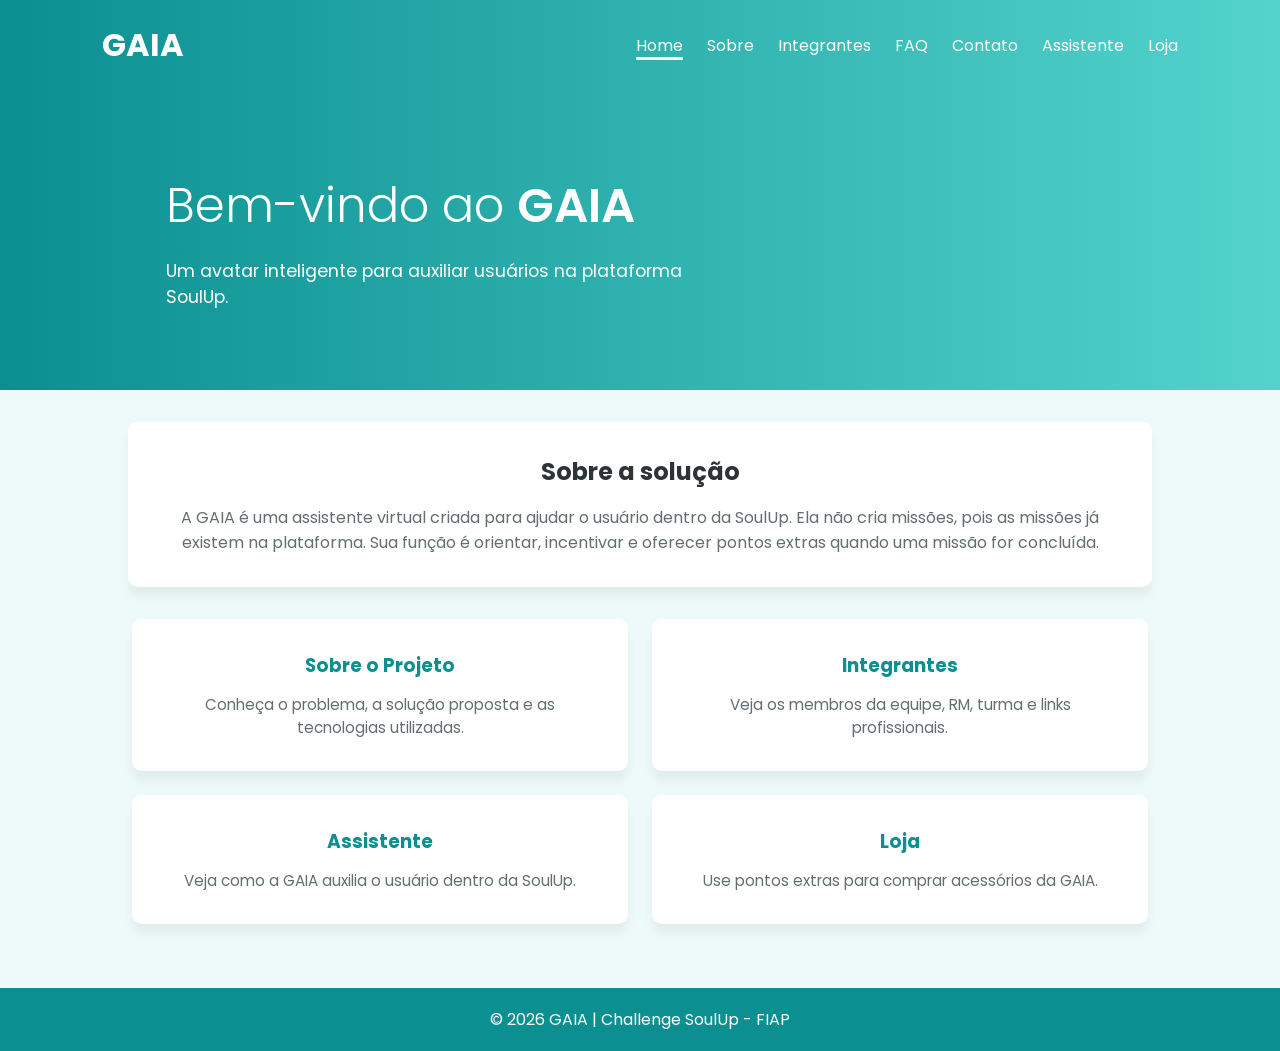
<file: index.html>
<!DOCTYPE html>
<html lang="pt-BR">
<head>
    <meta charset="UTF-8">
    <meta name="viewport" content="width=device-width, initial-scale=1.0">

    <link rel="preconnect" href="https://fonts.googleapis.com">
    <link rel="preconnect" href="https://fonts.gstatic.com" crossorigin>
    <link href="https://fonts.googleapis.com/css2?family=Poppins:wght@300;400;500;600;700&display=swap" rel="stylesheet">

    <link rel="stylesheet" href="css/index.css">

    <title>GAIA | Home</title>
</head>
<body>

    <nav>
        <a class="logo" href="index.html">
            GAIA
        </a>

        <ul class="nav-links">
            <li><a class="nav-link nav-active" href="index.html">Home</a></li>
            <li><a class="nav-link" href="pages/sobre.html">Sobre</a></li>
            <li><a class="nav-link" href="pages/integrantes.html">Integrantes</a></li>
            <li><a class="nav-link" href="pages/faq.html">FAQ</a></li>
            <li><a class="nav-link" href="pages/contato.html">Contato</a></li>
            <li><a class="nav-link" href="pages/assistente.html">Assistente</a></li>
            <li><a class="nav-link" href="pages/loja.html">Loja</a></li>
        </ul>
    </nav>

    <header class="header-container">
        <h1>Bem-vindo ao <span>GAIA</span></h1>
        <p>Um avatar inteligente para auxiliar usuários na plataforma SoulUp.</p>
    </header>

    <main>
        <section class="intro-section">
            <h2>Sobre a solução</h2>

            <p>
                A GAIA é uma assistente virtual criada para ajudar o usuário dentro da SoulUp.
                Ela não cria missões, pois as missões já existem na plataforma. Sua função é orientar,
                incentivar e oferecer pontos extras quando uma missão for concluída.
            </p>
        </section>

        <section class="cards-section">
            <article class="feature-card">
                <a href="pages/sobre.html">
                    <h3>Sobre o Projeto</h3>
                    <p>Conheça o problema, a solução proposta e as tecnologias utilizadas.</p>
                </a>
            </article>

            <article class="feature-card">
                <a href="pages/integrantes.html">
                    <h3>Integrantes</h3>
                    <p>Veja os membros da equipe, RM, turma e links profissionais.</p>
                </a>
            </article>

            <article class="feature-card">
                <a href="pages/assistente.html">
                    <h3>Assistente</h3>
                    <p>Veja como a GAIA auxilia o usuário dentro da SoulUp.</p>
                </a>
            </article>

            <article class="feature-card">
                <a href="pages/loja.html">
                    <h3>Loja</h3>
                    <p>Use pontos extras para comprar acessórios da GAIA.</p>
                </a>
            </article>
        </section>
    </main>

    <footer>
        <p>© 2026 GAIA | Challenge SoulUp - FIAP</p>
    </footer>

</body>
</html>
</file>
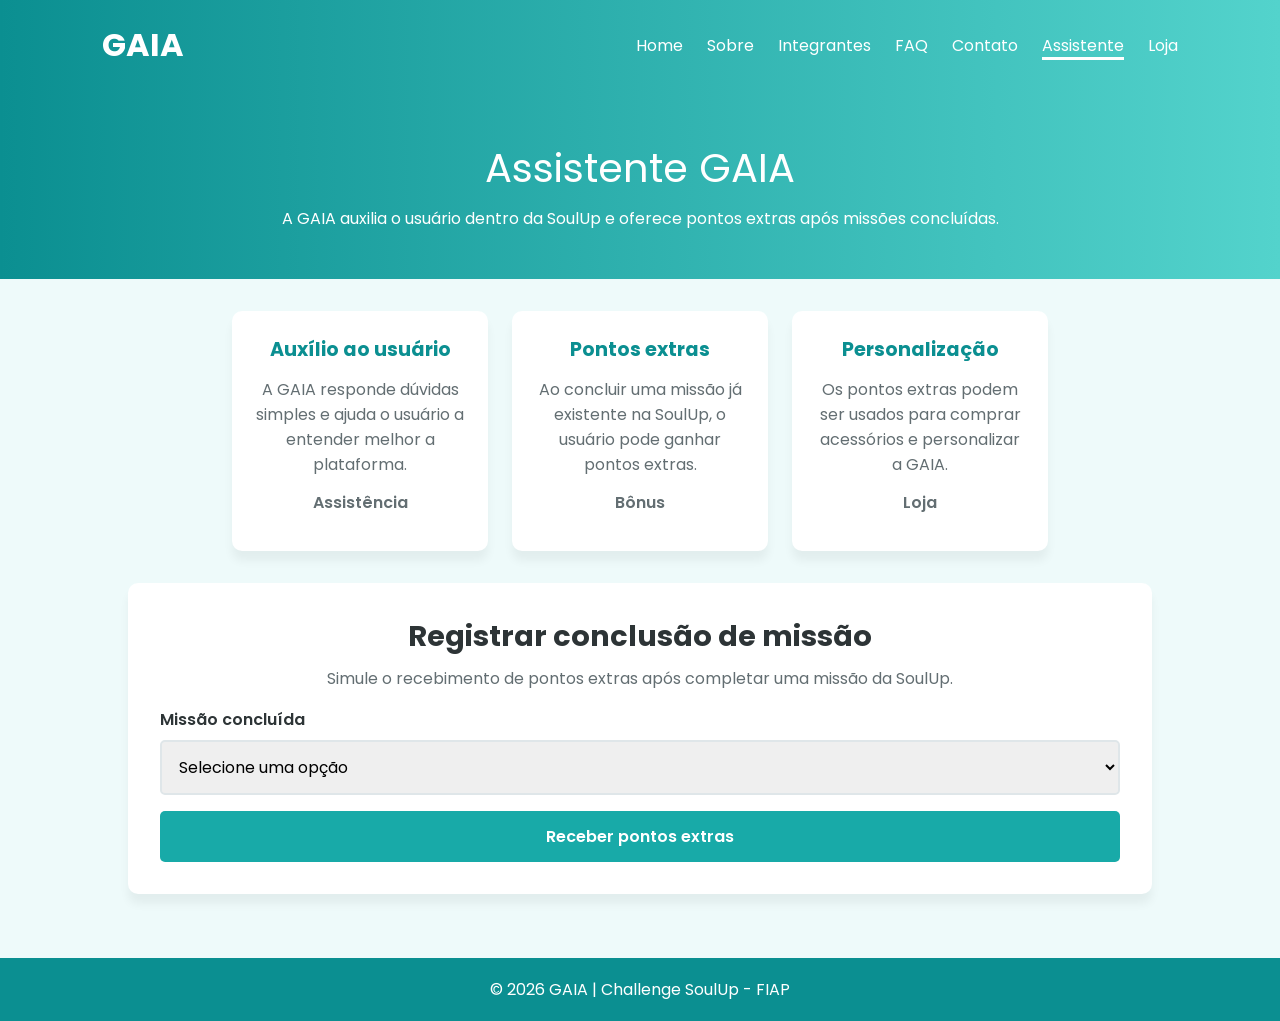
<file: pages/assistente.html>
<!DOCTYPE html>
<html lang="pt-BR">
<head>
    <meta charset="UTF-8">
    <meta name="viewport" content="width=device-width, initial-scale=1.0">

    <link rel="preconnect" href="https://fonts.googleapis.com">
    <link rel="preconnect" href="https://fonts.gstatic.com" crossorigin>
    <link href="https://fonts.googleapis.com/css2?family=Poppins:wght@300;400;500;600;700&display=swap" rel="stylesheet">

    <link rel="stylesheet" href="../css/assistente.css">

    <title>GAIA | Assistente</title>
</head>
<body>

    <nav>
        <a class="logo" href="../index.html">
            GAIA
        </a>

        <ul class="nav-links">
            <li><a class="nav-link" href="../index.html">Home</a></li>
            <li><a class="nav-link" href="sobre.html">Sobre</a></li>
            <li><a class="nav-link" href="integrantes.html">Integrantes</a></li>
            <li><a class="nav-link" href="faq.html">FAQ</a></li>
            <li><a class="nav-link" href="contato.html">Contato</a></li>
            <li><a class="nav-link nav-active" href="assistente.html">Assistente</a></li>
            <li><a class="nav-link" href="loja.html">Loja</a></li>
        </ul>
    </nav>

    <header class="page-header">
        <h1>Assistente GAIA</h1>
        <p>A GAIA auxilia o usuário dentro da SoulUp e oferece pontos extras após missões concluídas.</p>
    </header>

    <main>
        <section class="mission-section">
            <article class="mission-card">
                <h2>Auxílio ao usuário</h2>
                <p>A GAIA responde dúvidas simples e ajuda o usuário a entender melhor a plataforma.</p>
                <p class="mission-points">Assistência</p>
            </article>

            <article class="mission-card">
                <h2>Pontos extras</h2>
                <p>Ao concluir uma missão já existente na SoulUp, o usuário pode ganhar pontos extras.</p>
                <p class="mission-points">Bônus</p>
            </article>

            <article class="mission-card">
                <h2>Personalização</h2>
                <p>Os pontos extras podem ser usados para comprar acessórios e personalizar a GAIA.</p>
                <p class="mission-points">Loja</p>
            </article>
        </section>

        <section class="tool-container">
            <div class="tool-container-title">
                <h2>Registrar conclusão de missão</h2>
                <p>Simule o recebimento de pontos extras após completar uma missão da SoulUp.</p>
            </div>

            <form class="mission-form" onsubmit="calculateMission(event)">
                <div class="form-group">
                    <label class="form-label">Missão concluída</label>

                    <select class="form-input" id="mission">
                        <option value="">Selecione uma opção</option>
                        <option value="30">Missão simples concluída</option>
                        <option value="50">Missão média concluída</option>
                        <option value="80">Missão especial concluída</option>
                    </select>
                </div>

                <button class="action-btn" type="submit">Receber pontos extras</button>
            </form>

            <div class="result-box" id="mission-result">
                <p id="mission-message">Os pontos extras aparecerão aqui.</p>
                <h3 id="mission-points">0 pontos extras</h3>
            </div>
        </section>
    </main>

    <footer>
        <p>© 2026 GAIA | Challenge SoulUp - FIAP</p>
    </footer>

    <script src="../js/script.js"></script> 
</body>
</html>
</file>
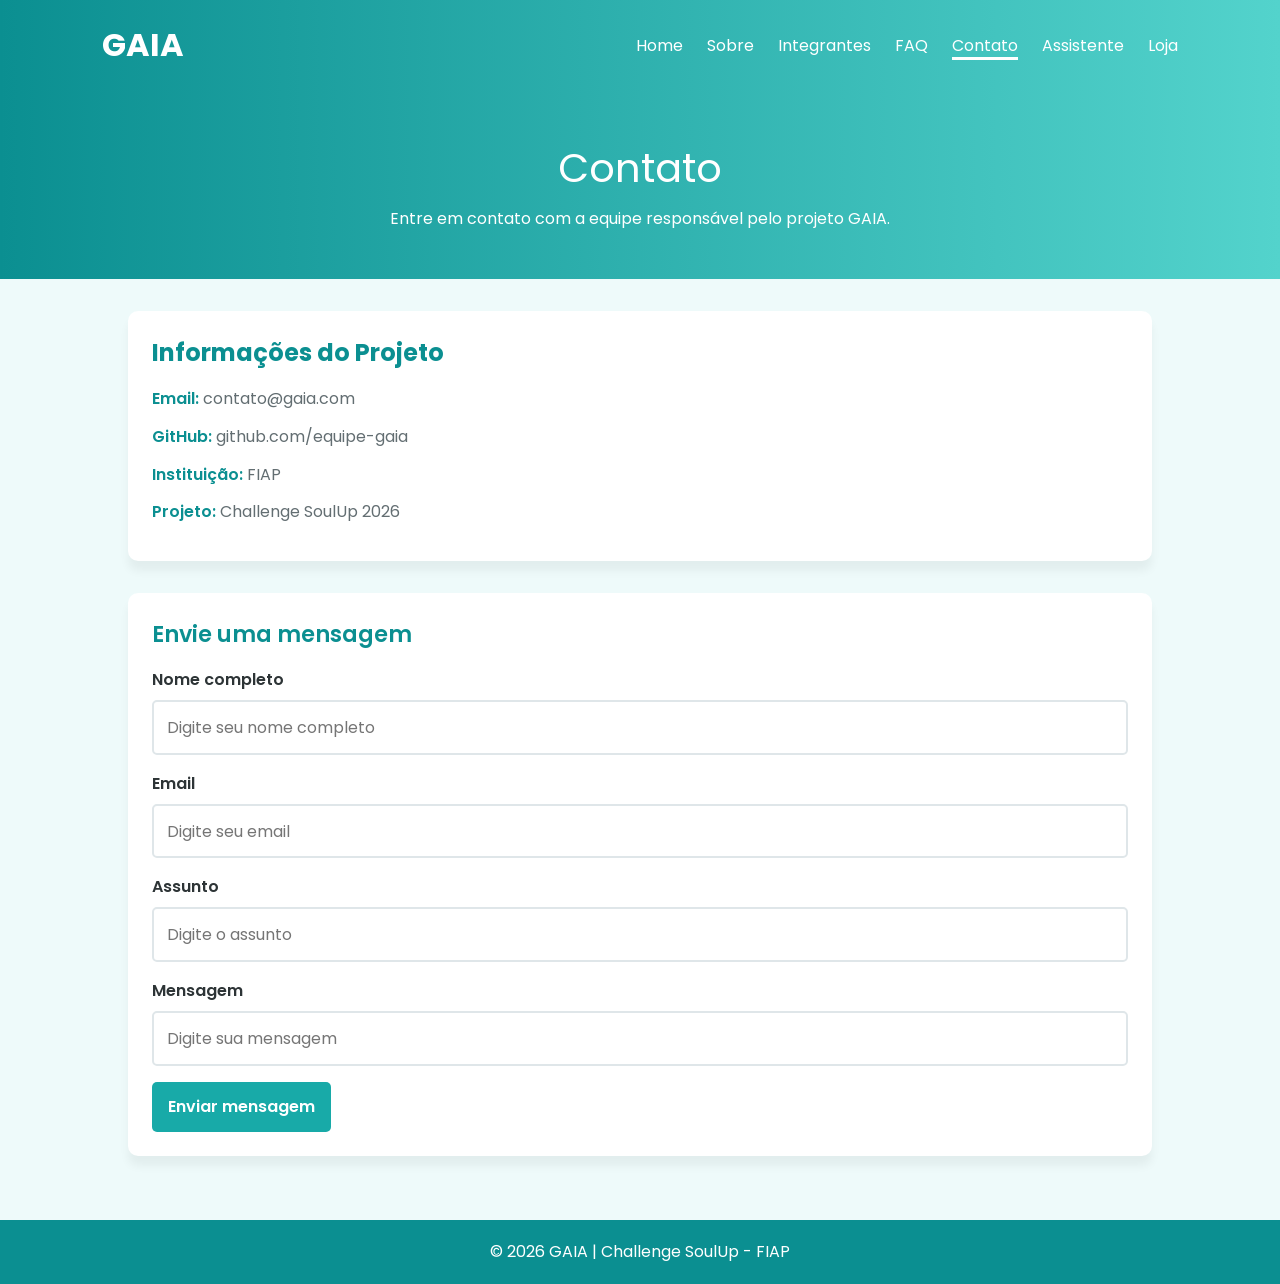
<file: pages/contato.html>
<!DOCTYPE html>
<html lang="pt-BR">
<head>
    <meta charset="UTF-8">
    <meta name="viewport" content="width=device-width, initial-scale=1.0">

    <link rel="preconnect" href="https://fonts.googleapis.com">
    <link rel="preconnect" href="https://fonts.gstatic.com" crossorigin>
    <link href="https://fonts.googleapis.com/css2?family=Poppins:wght@300;400;500;600;700&display=swap" rel="stylesheet">

    <link rel="stylesheet" href="../css/contato.css">

    <title>GAIA | Contato</title>
</head>
<body>

    <nav>
        <a class="logo" href="../index.html">
            GAIA
        </a>

        <ul class="nav-links">
            <li><a class="nav-link" href="../index.html">Home</a></li>
            <li><a class="nav-link" href="sobre.html">Sobre</a></li>
            <li><a class="nav-link" href="integrantes.html">Integrantes</a></li>
            <li><a class="nav-link" href="faq.html">FAQ</a></li>
            <li><a class="nav-link nav-active" href="contato.html">Contato</a></li>
            <li><a class="nav-link" href="assistente.html">Assistente</a></li>
            <li><a class="nav-link" href="loja.html">Loja</a></li>
        </ul>
    </nav>

    <header class="page-header">
        <h1>Contato</h1>
        <p>Entre em contato com a equipe responsável pelo projeto GAIA.</p>
    </header>

    <main>
        <section class="contact-section">
            <article class="contact-info">
                <h2>Informações do Projeto</h2>

                <p><span class="info-label">Email:</span> contato@gaia.com</p>
                <p><span class="info-label">GitHub:</span> github.com/equipe-gaia</p>
                <p><span class="info-label">Instituição:</span> FIAP</p>
                <p><span class="info-label">Projeto:</span> Challenge SoulUp 2026</p>
            </article>

            <form class="contact-form">
                <h3 class="form-title">Envie uma mensagem</h3>

                <div class="form-group">
                    <label class="form-label">Nome completo</label>
                    <input class="form-input" type="text" placeholder="Digite seu nome completo" required>
                </div>

                <div class="form-group">
                    <label class="form-label">Email</label>
                    <input class="form-input" type="email" placeholder="Digite seu email" required>
                </div>

                <div class="form-group">
                    <label class="form-label">Assunto</label>
                    <input class="form-input" type="text" placeholder="Digite o assunto" required>
                </div>

                <div class="form-group">
                    <label class="form-label">Mensagem</label>
                    <input class="form-input" type="text" placeholder="Digite sua mensagem" required>
                </div>

                <button class="action-btn" type="submit">Enviar mensagem</button>
            </form>
        </section>
    </main>

    <footer>
        <p>© 2026 GAIA | Challenge SoulUp - FIAP</p>
    </footer>

</body>
</html>
</file>
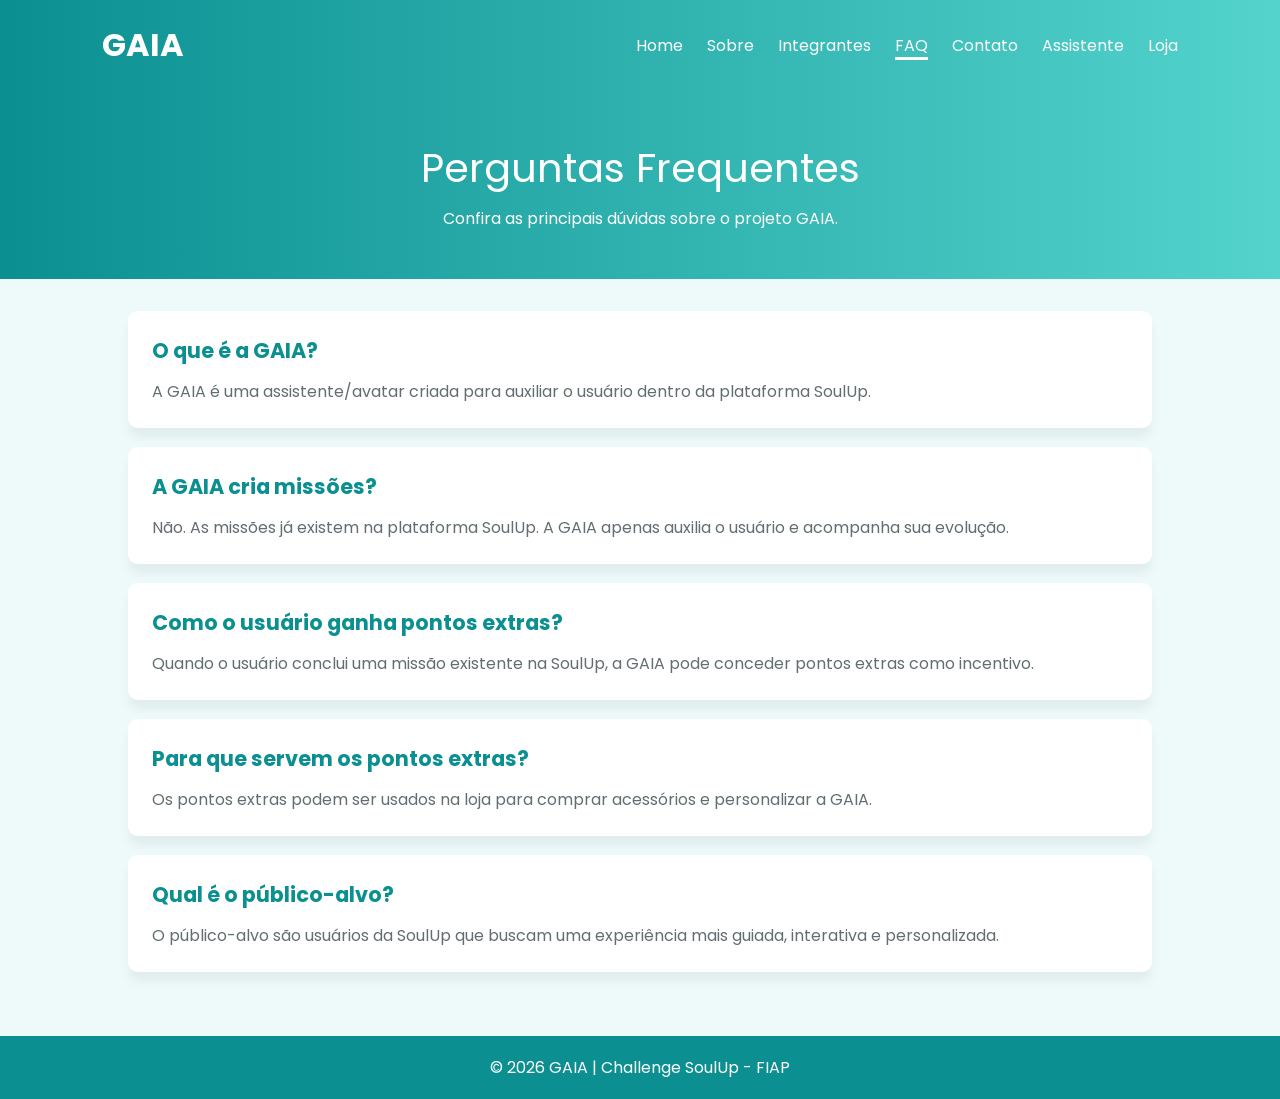
<file: pages/faq.html>
<!DOCTYPE html>
<html lang="pt-BR">
<head>
    <meta charset="UTF-8">
    <meta name="viewport" content="width=device-width, initial-scale=1.0">

    <link rel="preconnect" href="https://fonts.googleapis.com">
    <link rel="preconnect" href="https://fonts.gstatic.com" crossorigin>
    <link href="https://fonts.googleapis.com/css2?family=Poppins:wght@300;400;500;600;700&display=swap" rel="stylesheet">

    <link rel="stylesheet" href="../css/faq.css">

    <title>GAIA | FAQ</title>
</head>
<body>

    <nav>
        <a class="logo" href="../index.html">
            GAIA
        </a>

        <ul class="nav-links">
            <li><a class="nav-link" href="../index.html">Home</a></li>
            <li><a class="nav-link" href="sobre.html">Sobre</a></li>
            <li><a class="nav-link" href="integrantes.html">Integrantes</a></li>
            <li><a class="nav-link nav-active" href="faq.html">FAQ</a></li>
            <li><a class="nav-link" href="contato.html">Contato</a></li>
            <li><a class="nav-link" href="assistente.html">Assistente</a></li>
            <li><a class="nav-link" href="loja.html">Loja</a></li>
        </ul>
    </nav>

    <header class="page-header">
        <h1>Perguntas Frequentes</h1>
        <p>Confira as principais dúvidas sobre o projeto GAIA.</p>
    </header>

    <main>
        <section class="faq-section">
            <article class="faq-item">
                <h2>O que é a GAIA?</h2>

                <p>
                    A GAIA é uma assistente/avatar criada para auxiliar o usuário dentro
                    da plataforma SoulUp.
                </p>
            </article>

            <article class="faq-item">
                <h2>A GAIA cria missões?</h2>

                <p>
                    Não. As missões já existem na plataforma SoulUp. A GAIA apenas auxilia
                    o usuário e acompanha sua evolução.
                </p>
            </article>

            <article class="faq-item">
                <h2>Como o usuário ganha pontos extras?</h2>

                <p>
                    Quando o usuário conclui uma missão existente na SoulUp, a GAIA pode
                    conceder pontos extras como incentivo.
                </p>
            </article>

            <article class="faq-item">
                <h2>Para que servem os pontos extras?</h2>

                <p>
                    Os pontos extras podem ser usados na loja para comprar acessórios e
                    personalizar a GAIA.
                </p>
            </article>

            <article class="faq-item">
                <h2>Qual é o público-alvo?</h2>

                <p>
                    O público-alvo são usuários da SoulUp que buscam uma experiência mais
                    guiada, interativa e personalizada.
                </p>
            </article>
        </section>
    </main>

    <footer>
        <p>© 2026 GAIA | Challenge SoulUp - FIAP</p>
    </footer>

</body>
</html>
</file>
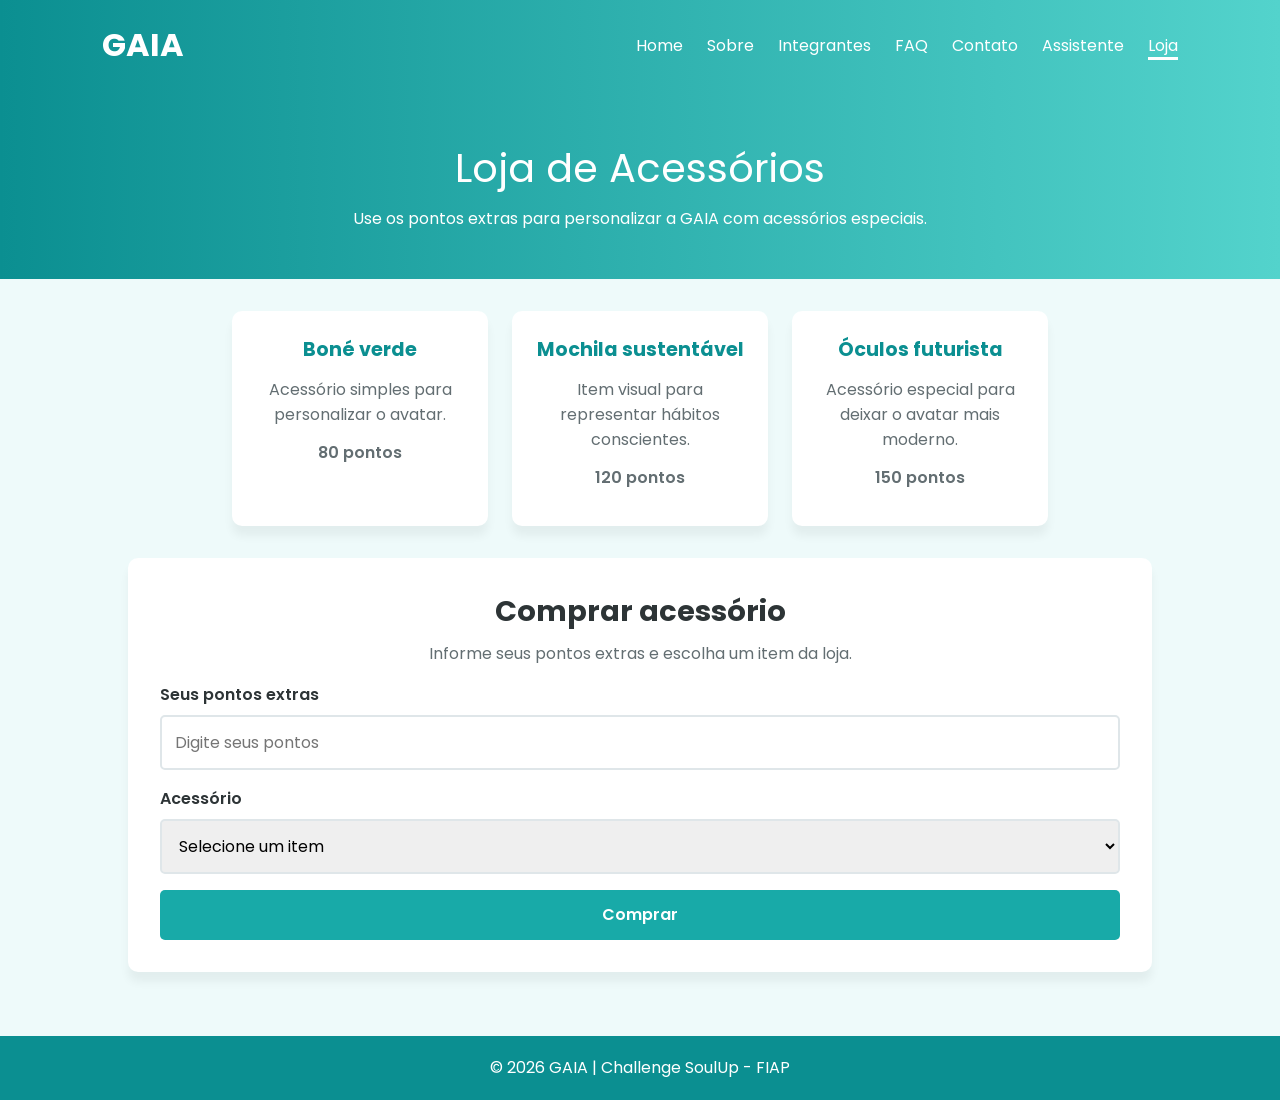
<file: pages/loja.html>
<!DOCTYPE html>
<html lang="pt-BR">
<head>
    <meta charset="UTF-8">
    <meta name="viewport" content="width=device-width, initial-scale=1.0">

    <link rel="preconnect" href="https://fonts.googleapis.com">
    <link rel="preconnect" href="https://fonts.gstatic.com" crossorigin>
    <link href="https://fonts.googleapis.com/css2?family=Poppins:wght@300;400;500;600;700&display=swap" rel="stylesheet">

    <link rel="stylesheet" href="../css/loja.css">

    <title>GAIA | Loja</title>
</head>
<body>

    <nav>
        <a class="logo" href="../index.html">
            GAIA
        </a>

        <ul class="nav-links">
            <li><a class="nav-link" href="../index.html">Home</a></li>
            <li><a class="nav-link" href="sobre.html">Sobre</a></li>
            <li><a class="nav-link" href="integrantes.html">Integrantes</a></li>
            <li><a class="nav-link" href="faq.html">FAQ</a></li>
            <li><a class="nav-link" href="contato.html">Contato</a></li>
            <li><a class="nav-link" href="assistente.html">Assistente</a></li>
            <li><a class="nav-link nav-active" href="loja.html">Loja</a></li>
        </ul>
    </nav>

    <header class="page-header">
        <h1>Loja de Acessórios</h1>
        <p>Use os pontos extras para personalizar a GAIA com acessórios especiais.</p>
    </header>

    <main>
        <section class="shop-section">
            <article class="shop-card">
                <h2>Boné verde</h2>
                <p>Acessório simples para personalizar o avatar.</p>
                <p class="item-price">80 pontos</p>
            </article>

            <article class="shop-card">
                <h2>Mochila sustentável</h2>
                <p>Item visual para representar hábitos conscientes.</p>
                <p class="item-price">120 pontos</p>
            </article>

            <article class="shop-card">
                <h2>Óculos futurista</h2>
                <p>Acessório especial para deixar o avatar mais moderno.</p>
                <p class="item-price">150 pontos</p>
            </article>
        </section>

        <section class="tool-container">
            <div class="tool-container-title">
                <h2>Comprar acessório</h2>
                <p>Informe seus pontos extras e escolha um item da loja.</p>
            </div>

            <form class="shop-form" onsubmit="buyItem(event)">
                <div class="form-group">
                    <label class="form-label">Seus pontos extras</label>
                    <input class="form-input" id="points" type="number" placeholder="Digite seus pontos">
                </div>

                <div class="form-group">
                    <label class="form-label">Acessório</label>

                    <select class="form-input" id="item">
                        <option value="">Selecione um item</option>
                        <option value="80">Boné verde</option>
                        <option value="120">Mochila sustentável</option>
                        <option value="150">Óculos futurista</option>
                    </select>
                </div>

                <button class="action-btn" type="submit">Comprar</button>
            </form>

            <div class="result-box" id="shop-result">
                <p id="shop-message">O resultado da compra aparecerá aqui.</p>
                <h3 id="shop-points">Pontos restantes: 0</h3>
            </div>
        </section>
    </main>

    <footer>
        <p>© 2026 GAIA | Challenge SoulUp - FIAP</p>
    </footer>

    <script src="../js/script.js"></script> 
</body>
</html>
</file>
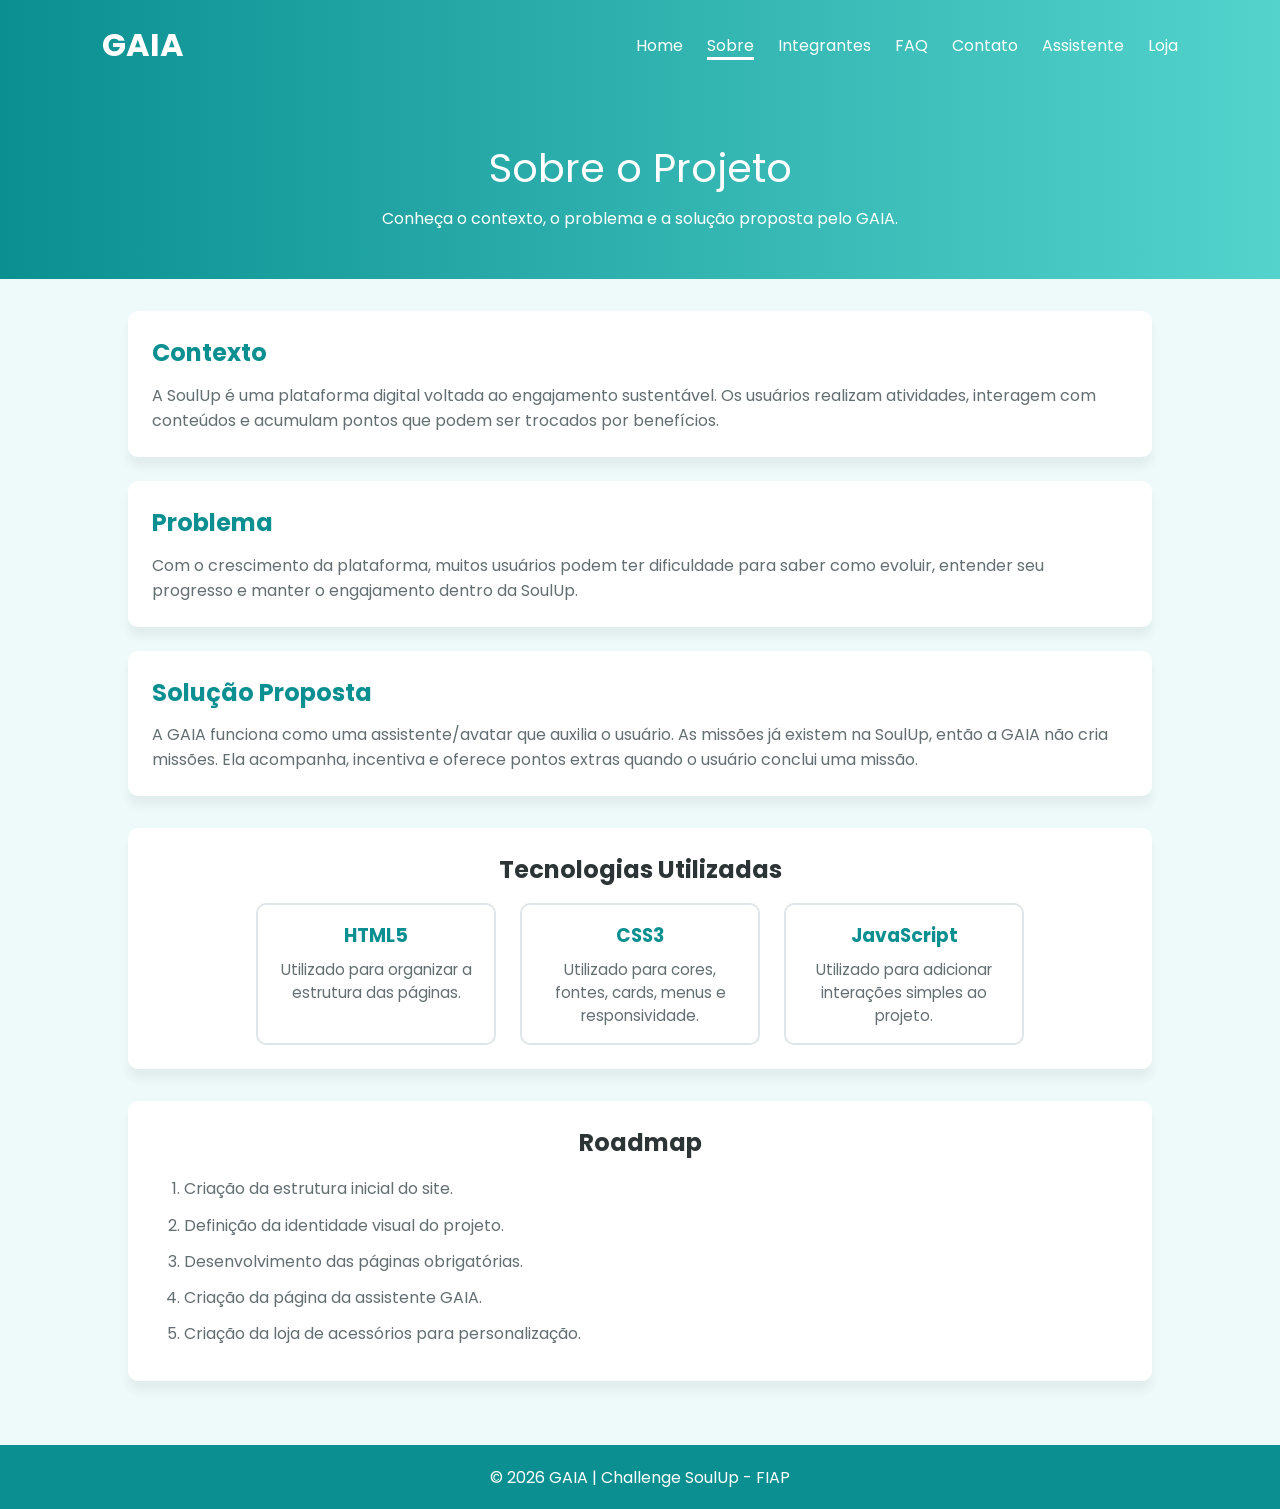
<file: pages/sobre.html>
<!DOCTYPE html>
<html lang="pt-BR">
<head>
    <meta charset="UTF-8">
    <meta name="viewport" content="width=device-width, initial-scale=1.0">

    <link rel="preconnect" href="https://fonts.googleapis.com">
    <link rel="preconnect" href="https://fonts.gstatic.com" crossorigin>
    <link href="https://fonts.googleapis.com/css2?family=Poppins:wght@300;400;500;600;700&display=swap" rel="stylesheet">

    <link rel="stylesheet" href="../css/sobre.css">

    <title>GAIA | Sobre</title>
</head>
<body>

    <nav>
        <a class="logo" href="../index.html">
            GAIA
        </a>

        <ul class="nav-links">
            <li><a class="nav-link" href="../index.html">Home</a></li>
            <li><a class="nav-link nav-active" href="sobre.html">Sobre</a></li>
            <li><a class="nav-link" href="integrantes.html">Integrantes</a></li>
            <li><a class="nav-link" href="faq.html">FAQ</a></li>
            <li><a class="nav-link" href="contato.html">Contato</a></li>
            <li><a class="nav-link" href="assistente.html">Assistente</a></li>
            <li><a class="nav-link" href="loja.html">Loja</a></li>
        </ul>
    </nav>

    <header class="page-header">
        <h1>Sobre o Projeto</h1>
        <p>Conheça o contexto, o problema e a solução proposta pelo GAIA.</p>
    </header>

    <main>
        <section class="about-section">
            <article class="about-card">
                <h2>Contexto</h2>

                <p>
                    A SoulUp é uma plataforma digital voltada ao engajamento sustentável.
                    Os usuários realizam atividades, interagem com conteúdos e acumulam pontos
                    que podem ser trocados por benefícios.
                </p>
            </article>

            <article class="about-card">
                <h2>Problema</h2>

                <p>
                    Com o crescimento da plataforma, muitos usuários podem ter dificuldade
                    para saber como evoluir, entender seu progresso e manter o engajamento
                    dentro da SoulUp.
                </p>
            </article>

            <article class="about-card">
                <h2>Solução Proposta</h2>

                <p>
                    A GAIA funciona como uma assistente/avatar que auxilia o usuário.
                    As missões já existem na SoulUp, então a GAIA não cria missões.
                    Ela acompanha, incentiva e oferece pontos extras quando o usuário
                    conclui uma missão.
                </p>
            </article>
        </section>

        <section class="technology-section">
            <h2>Tecnologias Utilizadas</h2>

            <div class="technology-list">
                <article class="technology-card">
                    <h3>HTML5</h3>
                    <p>Utilizado para organizar a estrutura das páginas.</p>
                </article>

                <article class="technology-card">
                    <h3>CSS3</h3>
                    <p>Utilizado para cores, fontes, cards, menus e responsividade.</p>
                </article>

                <article class="technology-card">
                    <h3>JavaScript</h3>
                    <p>Utilizado para adicionar interações simples ao projeto.</p>
                </article>
            </div>
        </section>

        <section class="roadmap-section">
            <h2>Roadmap</h2>

            <ol>
                <li>Criação da estrutura inicial do site.</li>
                <li>Definição da identidade visual do projeto.</li>
                <li>Desenvolvimento das páginas obrigatórias.</li>
                <li>Criação da página da assistente GAIA.</li>
                <li>Criação da loja de acessórios para personalização.</li>
            </ol>
        </section>
    </main>

    <footer>
        <p>© 2026 GAIA | Challenge SoulUp - FIAP</p>
    </footer>

</body>
</html>
</file>
<file: css/index.css>
:root {
    --primary-color: #18aaa8;
    --primary-dark: #0b8f91;
    --primary-light: #53d3cc;
    --secondary-color: #2d3436;
    --background-color: #eefafa;
    --card-color: #ffffff;
    --text-color: #333333;
    --muted-color: #636e72;
    --border-color: #dfe6e9;
    --white-color: #ffffff;

    --shadow-md: 0 10px 10px rgba(0, 0, 0, 0.05);
}

* {
    margin: 0;
    padding: 0;
    box-sizing: border-box;
}

body {
    font-family: "Poppins", sans-serif;
    background-color: var(--background-color);
    color: var(--text-color);
}

nav {
    display: flex;
    justify-content: space-between;
    align-items: center;

    background: linear-gradient(90deg, var(--primary-dark), var(--primary-light));
    padding: 0 8%;
    height: 10vh;
}

.logo {
    display: flex;
    align-items: center;

    gap: 0.5rem;

    font-size: 2rem;
    color: var(--white-color);
    text-decoration: none;
    font-weight: 700;
}

.nav-links {
    display: flex;
    list-style: none;
    gap: 1.5rem;
}

.nav-link {
    text-decoration: none;
    color: var(--white-color);
    font-size: 1rem;
}

.nav-link:hover {
    border-bottom: 3px solid var(--white-color);
}

.nav-active {
    border-bottom: 3px solid var(--white-color);
}

.header-container {
    text-align: left;
    padding: 5rem 13%;
    background: linear-gradient(90deg, var(--primary-dark), var(--primary-light));
    color: var(--white-color);
}

.header-container h1 {
    font-size: 3rem;
    font-weight: 300;
    width: 70%;
}

.header-container span {
    color: var(--white-color);
    font-weight: 600;
}

.header-container p {
    margin-top: 1rem;
    width: 60%;
    font-size: 1.1rem;
}

main {
    width: 80%;
    margin: 0 auto;
    padding: 2rem 0;
}

.intro-section {
    background-color: var(--card-color);
    padding: 2rem;
    border-radius: 10px;
    box-shadow: var(--shadow-md);
    margin-bottom: 2rem;
    text-align: center;
}

.intro-section h2 {
    color: var(--secondary-color);
    margin-bottom: 1rem;
}

.intro-section p {
    color: var(--muted-color);
}

.cards-section {
    text-align: center;

    display: flex;
    justify-content: center;
    flex-wrap: wrap;
    gap: 1.5rem;
}

.feature-card {
    background-color: var(--card-color);
    padding: 2rem;
    border-radius: 10px;
    box-shadow: var(--shadow-md);
    width: calc(50% - 1rem);
    min-height: 8rem;
}

.feature-card:hover {
    border: 2px solid var(--primary-color);
}

.feature-card a {
    text-decoration: none;
    color: var(--text-color);
}

.feature-card h3 {
    color: var(--primary-dark);
    margin-bottom: 0.8rem;
}

.feature-card p {
    color: var(--muted-color);
    font-size: 0.95rem;
}

footer {
    background-color: var(--primary-dark);
    color: var(--white-color);
    text-align: center;
    padding: 1.2rem;
    margin-top: 2rem;
}

@media (max-width: 900px) {
    nav {
        height: auto;
        padding: 1rem 5%;
        flex-direction: column;
        gap: 1rem;
    }

    .nav-links {
        flex-wrap: wrap;
        justify-content: center;
        gap: 1rem;
    }

    .header-container {
        text-align: center;
        padding: 4rem 8%;
    }

    .header-container h1,
    .header-container p {
        width: 100%;
    }

    main {
        width: 90%;
    }

    .feature-card {
        width: calc(50% - 1rem);
    }
}

@media (max-width: 600px) {
    .logo {
        font-size: 1.7rem;
    }

    .nav-links {
        flex-direction: column;
        align-items: center;
    }

    .header-container h1 {
        font-size: 2rem;
    }

    .feature-card {
        width: 100%;
    }

    main {
        width: 92%;
    }
}
</file>
<file: css/assistente.css>
:root {
    --primary-color: #18aaa8;
    --primary-dark: #0b8f91;
    --primary-light: #53d3cc;
    --secondary-color: #2d3436;
    --background-color: #eefafa;
    --card-color: #ffffff;
    --text-color: #333333;
    --muted-color: #636e72;
    --border-color: #dfe6e9;
    --white-color: #ffffff;

    --result-box: #e8f8f5;
    --shadow-md: 0 10px 10px rgba(0, 0, 0, 0.05);
}

* {
    margin: 0;
    padding: 0;
    box-sizing: border-box;
}

body {
    font-family: "Poppins", sans-serif;
    background-color: var(--background-color);
    color: var(--text-color);
}

nav {
    display: flex;
    justify-content: space-between;
    align-items: center;

    background: linear-gradient(90deg, var(--primary-dark), var(--primary-light));
    padding: 0 8%;
    height: 10vh;
}

.logo {
    display: flex;
    align-items: center;

    gap: 0.5rem;

    font-size: 2rem;
    color: var(--white-color);
    text-decoration: none;
    font-weight: 700;
}

.nav-links {
    display: flex;
    list-style: none;
    gap: 1.5rem;
}

.nav-link {
    text-decoration: none;
    color: var(--white-color);
    font-size: 1rem;
}

.nav-link:hover {
    border-bottom: 3px solid var(--white-color);
}

.nav-active {
    border-bottom: 3px solid var(--white-color);
}

.page-header {
    text-align: center;
    padding: 3rem 1rem;
    background: linear-gradient(90deg, var(--primary-dark), var(--primary-light));
    color: var(--white-color);
}

.page-header h1 {
    font-size: 2.5rem;
    font-weight: 400;
}

.page-header p {
    margin-top: 0.5rem;
}

main {
    width: 80%;
    margin: 0 auto;
    padding: 2rem 0;
}

.mission-section {
    text-align: center;

    display: flex;
    justify-content: center;
    flex-wrap: wrap;
    gap: 1.5rem;

    margin-bottom: 2rem;
}

.mission-card {
    background-color: var(--card-color);
    color: var(--text-color);
    padding: 1.5rem;
    border-radius: 10px;
    text-align: center;
    box-shadow: var(--shadow-md);
    width: 16rem;
}

.mission-card:hover {
    border: 2px solid var(--primary-color);
}

.mission-card h2 {
    color: var(--primary-dark);
    font-size: 1.2rem;
    margin-bottom: 0.8rem;
}

.mission-card p {
    color: var(--muted-color);
    margin-bottom: 0.8rem;
}

.mission-points {
    color: var(--primary-color);
    font-weight: 600;
}

footer {
    background-color: var(--primary-dark);
    color: var(--white-color);
    text-align: center;
    padding: 1.2rem;
    margin-top: 2rem;
}




:root {
    --primary-color: #18aaa8;
    --primary-dark: #0b8f91;
    --primary-light: #53d3cc;
    --secondary-color: #2d3436;
    --background-color: #eefafa;
    --card-color: #ffffff;
    --text-color: #333333;
    --muted-color: #636e72;
    --border-color: #dfe6e9;
    --white-color: #ffffff;

    --result-box: #e8f8f5;
    --shadow-md: 0 10px 10px rgba(0, 0, 0, 0.05);
}

* {
    margin: 0;
    padding: 0;
    box-sizing: border-box;
}

body {
    font-family: "Poppins", sans-serif;
    background-color: var(--background-color);
    color: var(--text-color);
}

nav {
    display: flex;
    justify-content: space-between;
    align-items: center;

    background: linear-gradient(90deg, var(--primary-dark), var(--primary-light));
    padding: 0 8%;
    height: 10vh;
}

.logo {
    display: flex;
    align-items: center;

    gap: 0.5rem;

    font-size: 2rem;
    color: var(--white-color);
    text-decoration: none;
    font-weight: 700;
}

.nav-links {
    display: flex;
    list-style: none;
    gap: 1.5rem;
}

.nav-link {
    text-decoration: none;
    color: var(--white-color);
    font-size: 1rem;
}

.nav-link:hover {
    border-bottom: 3px solid var(--white-color);
}

.nav-active {
    border-bottom: 3px solid var(--white-color);
}

.page-header {
    text-align: center;
    padding: 3rem 1rem;
    background: linear-gradient(90deg, var(--primary-dark), var(--primary-light));
    color: var(--white-color);
}

.page-header h1 {
    font-size: 2.5rem;
    font-weight: 400;
}

.page-header p {
    margin-top: 0.5rem;
}

main {
    width: 80%;
    margin: 0 auto;
    padding: 2rem 0;
}

.mission-section {
    text-align: center;

    display: flex;
    justify-content: center;
    flex-wrap: wrap;
    gap: 1.5rem;

    margin-bottom: 2rem;
}

.mission-card {
    background-color: var(--card-color);
    color: var(--text-color);
    padding: 1.5rem;
    border-radius: 10px;
    text-align: center;
    box-shadow: var(--shadow-md);
    width: 16rem;
}

.mission-card:hover {
    border: 2px solid var(--primary-color);
}

.mission-card h2 {
    color: var(--primary-dark);
    font-size: 1.2rem;
    margin-bottom: 0.8rem;
}

.mission-card p {
    color: var(--muted-color);
    margin-bottom: 0.8rem;
}

.mission-points {
    color: var(--primary-color);
    font-weight: 600;
}

.tool-container {
    display: flex;
    flex-direction: column;
    gap: 1rem;

    width: 100%;
    padding: 2rem;

    background-color: var(--card-color);
    border-radius: 10px;
    box-shadow: var(--shadow-md);
}

.tool-container-title {
    text-align: center;
}

.tool-container-title h2 {
    color: var(--secondary-color);
    font-size: 1.8rem;
}

.tool-container-title p {
    color: var(--muted-color);
    margin-top: 0.5rem;
}

.tool-container form {
    display: flex;
    flex-direction: column;
    gap: 1rem;
}

.form-group {
    display: flex;
    flex-direction: column;
    gap: 0.5rem;
}

.form-label {
    font-weight: 600;
    color: var(--secondary-color);
}

.form-input {
    padding: 0.8rem;
    border: 2px solid var(--border-color);
    border-radius: 5px;
    font-size: 1rem;
    font-family: inherit;
}

.action-btn {
    padding: 0.8rem 1rem;
    background-color: var(--primary-color);
    color: var(--card-color);
    border: none;
    border-radius: 5px;
    font-size: 1rem;
    font-weight: 600;
    font-family: inherit;
    cursor: pointer;
    text-decoration: none;
    text-align: center;
}

.action-btn:hover {
    background-color: var(--primary-dark);
}

.result-box {
    background-color: var(--result-box);
    padding: 1.25rem;
    border-radius: 10px;
    text-align: center;
    display: none;
}

.result-box.show {
    display: block;
}

.result-box h3 {
    color: var(--primary-dark);
    margin-top: 0.5rem;
}

footer {
    background-color: var(--primary-dark);
    color: var(--white-color);
    text-align: center;
    padding: 1.2rem;
    margin-top: 2rem;
}

@media (max-width: 900px) {
    nav {
        height: auto;
        padding: 1rem 5%;
        flex-direction: column;
        gap: 1rem;
    }

    .nav-links {
        flex-wrap: wrap;
        justify-content: center;
        gap: 1rem;
    }

    main {
        width: 90%;
    }
}

@media (max-width: 600px) {
    .nav-links {
        flex-direction: column;
        align-items: center;
    }

    .page-header h1 {
        font-size: 2rem;
    }

    .mission-card {
        width: 100%;
    }

    main {
        width: 92%;
    }
}
</file>
<file: css/contato.css>
:root {
    --primary-color: #18aaa8;
    --primary-dark: #0b8f91;
    --primary-light: #53d3cc;
    --secondary-color: #2d3436;
    --background-color: #eefafa;
    --card-color: #ffffff;
    --text-color: #333333;
    --muted-color: #636e72;
    --border-color: #dfe6e9;
    --white-color: #ffffff;

    --shadow-md: 0 10px 10px rgba(0, 0, 0, 0.05);
}

* {
    margin: 0;
    padding: 0;
    box-sizing: border-box;
}

body {
    font-family: "Poppins", sans-serif;
    background-color: var(--background-color);
    color: var(--text-color);
}

nav {
    display: flex;
    justify-content: space-between;
    align-items: center;

    background: linear-gradient(90deg, var(--primary-dark), var(--primary-light));
    padding: 0 8%;
    height: 10vh;
}

.logo {
    display: flex;
    align-items: center;

    gap: 0.5rem;

    font-size: 2rem;
    color: var(--white-color);
    text-decoration: none;
    font-weight: 700;
}

.nav-links {
    display: flex;
    list-style: none;
    gap: 1.5rem;
}

.nav-link {
    text-decoration: none;
    color: var(--white-color);
    font-size: 1rem;
}

.nav-link:hover {
    border-bottom: 3px solid var(--white-color);
}

.nav-active {
    border-bottom: 3px solid var(--white-color);
}

.page-header {
    text-align: center;
    padding: 3rem 1rem;
    background: linear-gradient(90deg, var(--primary-dark), var(--primary-light));
    color: var(--white-color);
}

.page-header h1 {
    font-size: 2.5rem;
    font-weight: 400;
}

.page-header p {
    margin-top: 0.5rem;
}

main {
    width: 80%;
    margin: 0 auto;
    padding: 2rem 0;
}

.contact-section {
    display: flex;
    flex-direction: column;
    gap: 2rem;
}

.contact-info,
.contact-form {
    background-color: var(--card-color);
    padding: 1.5rem;
    border-radius: 10px;
    box-shadow: var(--shadow-md);
    width: 100%;
}

.contact-info h2 {
    color: var(--primary-dark);
    margin-bottom: 1rem;
}

.contact-info p {
    color: var(--muted-color);
    margin-bottom: 0.8rem;
}

.info-label {
    color: var(--primary-dark);
    font-weight: 600;
}

.form-title {
    font-size: 1.4rem;
    font-weight: 600;
    color: var(--primary-dark);
    margin-bottom: 1rem;
}

.form-group {
    display: flex;
    flex-direction: column;
    gap: 0.5rem;
}

.form-label {
    color: var(--secondary-color);
    font-weight: 600;
}

.form-input {
    width: 100%;
    padding: 0.8rem;
    border: 2px solid var(--border-color);
    border-radius: 5px;
    margin-bottom: 1rem;
    font-family: "Poppins", sans-serif;
    font-size: 1rem;
}

.action-btn {
    padding: 0.8rem 1rem;
    background-color: var(--primary-color);
    color: var(--card-color);
    border: none;
    border-radius: 5px;
    font-size: 1rem;
    font-weight: 600;
    font-family: "Poppins", sans-serif;
    cursor: pointer;
    text-decoration: none;
    text-align: center;
}

.action-btn:hover {
    background-color: var(--primary-dark);
}

footer {
    background-color: var(--primary-dark);
    color: var(--white-color);
    text-align: center;
    padding: 1.2rem;
    margin-top: 2rem;
}

@media (max-width: 900px) {
    nav {
        height: auto;
        padding: 1rem 5%;
        flex-direction: column;
        gap: 1rem;
    }

    .nav-links {
        flex-wrap: wrap;
        justify-content: center;
        gap: 1rem;
    }

    main {
        width: 90%;
    }
}

@media (max-width: 600px) {
    .nav-links {
        flex-direction: column;
        align-items: center;
    }

    .page-header h1 {
        font-size: 2rem;
    }

    main {
        width: 92%;
    }
}
</file>
<file: css/faq.css>
:root {
    --primary-color: #18aaa8;
    --primary-dark: #0b8f91;
    --primary-light: #53d3cc;
    --secondary-color: #2d3436;
    --background-color: #eefafa;
    --card-color: #ffffff;
    --text-color: #333333;
    --muted-color: #636e72;
    --white-color: #ffffff;

    --shadow-md: 0 10px 10px rgba(0, 0, 0, 0.05);
}

* {
    margin: 0;
    padding: 0;
    box-sizing: border-box;
}

body {
    font-family: "Poppins", sans-serif;
    background-color: var(--background-color);
    color: var(--text-color);
}

nav {
    display: flex;
    justify-content: space-between;
    align-items: center;

    background: linear-gradient(90deg, var(--primary-dark), var(--primary-light));
    padding: 0 8%;
    height: 10vh;
}

.logo {
    display: flex;
    align-items: center;

    gap: 0.5rem;

    font-size: 2rem;
    color: var(--white-color);
    text-decoration: none;
    font-weight: 700;
}

.nav-links {
    display: flex;
    list-style: none;
    gap: 1.5rem;
}

.nav-link {
    text-decoration: none;
    color: var(--white-color);
    font-size: 1rem;
}

.nav-link:hover {
    border-bottom: 3px solid var(--white-color);
}

.nav-active {
    border-bottom: 3px solid var(--white-color);
}

.page-header {
    text-align: center;
    padding: 3rem 1rem;
    background: linear-gradient(90deg, var(--primary-dark), var(--primary-light));
    color: var(--white-color);
}

.page-header h1 {
    font-size: 2.5rem;
    font-weight: 400;
}

.page-header p {
    margin-top: 0.5rem;
}

main {
    width: 80%;
    margin: 0 auto;
    padding: 2rem 0;
}

.faq-section {
    display: flex;
    flex-direction: column;
    gap: 1.2rem;
}

.faq-item {
    background-color: var(--card-color);
    padding: 1.5rem;
    border-radius: 10px;
    box-shadow: var(--shadow-md);
}

.faq-item h2 {
    color: var(--primary-dark);
    margin-bottom: 0.8rem;
    font-size: 1.3rem;
}

.faq-item p {
    color: var(--muted-color);
}

footer {
    background-color: var(--primary-dark);
    color: var(--white-color);
    text-align: center;
    padding: 1.2rem;
    margin-top: 2rem;
}

@media (max-width: 900px) {
    nav {
        height: auto;
        padding: 1rem 5%;
        flex-direction: column;
        gap: 1rem;
    }

    .nav-links {
        flex-wrap: wrap;
        justify-content: center;
        gap: 1rem;
    }

    main {
        width: 90%;
    }
}

@media (max-width: 600px) {
    .nav-links {
        flex-direction: column;
        align-items: center;
    }

    .page-header h1 {
        font-size: 2rem;
    }

    main {
        width: 92%;
    }
}
</file>
<file: css/loja.css>
:root {
    --primary-color: #18aaa8;
    --primary-dark: #0b8f91;
    --primary-light: #53d3cc;
    --secondary-color: #2d3436;
    --background-color: #eefafa;
    --card-color: #ffffff;
    --text-color: #333333;
    --muted-color: #636e72;
    --border-color: #dfe6e9;
    --white-color: #ffffff;

    --result-box: #e8f8f5;
    --shadow-md: 0 10px 10px rgba(0, 0, 0, 0.05);
}

* {
    margin: 0;
    padding: 0;
    box-sizing: border-box;
}

body {
    font-family: "Poppins", sans-serif;
    background-color: var(--background-color);
    color: var(--text-color);
}

nav {
    display: flex;
    justify-content: space-between;
    align-items: center;

    background: linear-gradient(90deg, var(--primary-dark), var(--primary-light));
    padding: 0 8%;
    height: 10vh;
}

.logo {
    display: flex;
    align-items: center;

    gap: 0.5rem;

    font-size: 2rem;
    color: var(--white-color);
    text-decoration: none;
    font-weight: 700;
}

.nav-links {
    display: flex;
    list-style: none;
    gap: 1.5rem;
}

.nav-link {
    text-decoration: none;
    color: var(--white-color);
    font-size: 1rem;
}

.nav-link:hover {
    border-bottom: 3px solid var(--white-color);
}

.nav-active {
    border-bottom: 3px solid var(--white-color);
}

.page-header {
    text-align: center;
    padding: 3rem 1rem;
    background: linear-gradient(90deg, var(--primary-dark), var(--primary-light));
    color: var(--white-color);
}

.page-header h1 {
    font-size: 2.5rem;
    font-weight: 400;
}

.page-header p {
    margin-top: 0.5rem;
}

main {
    width: 80%;
    margin: 0 auto;
    padding: 2rem 0;
}

.shop-section {
    text-align: center;

    display: flex;
    justify-content: center;
    flex-wrap: wrap;
    gap: 1.5rem;

    margin-bottom: 2rem;
}

.shop-card {
    background-color: var(--card-color);
    color: var(--text-color);
    padding: 1.5rem;
    border-radius: 10px;
    text-align: center;
    box-shadow: var(--shadow-md);
    width: 16rem;
}

.shop-card:hover {
    border: 2px solid var(--primary-color);
}

.shop-card h2 {
    color: var(--primary-dark);
    font-size: 1.2rem;
    margin-bottom: 0.8rem;
}

.shop-card p {
    color: var(--muted-color);
    margin-bottom: 0.8rem;
}

.item-price {
    color: var(--primary-color);
    font-weight: 600;
}

.tool-container {
    display: flex;
    flex-direction: column;
    gap: 1rem;

    width: 100%;
    padding: 2rem;

    background-color: var(--card-color);
    border-radius: 10px;
    box-shadow: var(--shadow-md);
}

.tool-container-title {
    text-align: center;
}

.tool-container-title h2 {
    color: var(--secondary-color);
    font-size: 1.8rem;
}

.tool-container-title p {
    color: var(--muted-color);
    margin-top: 0.5rem;
}

.tool-container form {
    display: flex;
    flex-direction: column;
    gap: 1rem;
}

.form-group {
    display: flex;
    flex-direction: column;
    gap: 0.5rem;
}

.form-label {
    font-weight: 600;
    color: var(--secondary-color);
}

.form-input {
    padding: 0.8rem;
    border: 2px solid var(--border-color);
    border-radius: 5px;
    font-size: 1rem;
    font-family: inherit;
}

.action-btn {
    padding: 0.8rem 1rem;
    background-color: var(--primary-color);
    color: var(--card-color);
    border: none;
    border-radius: 5px;
    font-size: 1rem;
    font-weight: 600;
    font-family: inherit;
    cursor: pointer;
    text-decoration: none;
    text-align: center;
}

.action-btn:hover {
    background-color: var(--primary-dark);
}

.result-box {
    background-color: var(--result-box);
    padding: 1.25rem;
    border-radius: 10px;
    text-align: center;
    display: none;
}

.result-box.show {
    display: block;
}

.result-box h3 {
    color: var(--primary-dark);
    margin-top: 0.5rem;
}

footer {
    background-color: var(--primary-dark);
    color: var(--white-color);
    text-align: center;
    padding: 1.2rem;
    margin-top: 2rem;
}

@media (max-width: 900px) {
    nav {
        height: auto;
        padding: 1rem 5%;
        flex-direction: column;
        gap: 1rem;
    }

    .nav-links {
        flex-wrap: wrap;
        justify-content: center;
        gap: 1rem;
    }

    main {
        width: 90%;
    }
}

@media (max-width: 600px) {
    .nav-links {
        flex-direction: column;
        align-items: center;
    }

    .page-header h1 {
        font-size: 2rem;
    }

    .shop-card {
        width: 100%;
    }

    main {
        width: 92%;
    }
}
</file>
<file: css/sobre.css>
:root {
    --primary-color: #18aaa8;
    --primary-dark: #0b8f91;
    --primary-light: #53d3cc;
    --secondary-color: #2d3436;
    --background-color: #eefafa;
    --card-color: #ffffff;
    --text-color: #333333;
    --muted-color: #636e72;
    --border-color: #dfe6e9;
    --white-color: #ffffff;

    --shadow-md: 0 10px 10px rgba(0, 0, 0, 0.05);
}

* {
    margin: 0;
    padding: 0;
    box-sizing: border-box;
}

body {
    font-family: "Poppins", sans-serif;
    background-color: var(--background-color);
    color: var(--text-color);
}

nav {
    display: flex;
    justify-content: space-between;
    align-items: center;

    background: linear-gradient(90deg, var(--primary-dark), var(--primary-light));
    padding: 0 8%;
    height: 10vh;
}

.logo {
    display: flex;
    align-items: center;

    gap: 0.5rem;

    font-size: 2rem;
    color: var(--white-color);
    text-decoration: none;
    font-weight: 700;
}

.nav-links {
    display: flex;
    list-style: none;
    gap: 1.5rem;
}

.nav-link {
    text-decoration: none;
    color: var(--white-color);
    font-size: 1rem;
}

.nav-link:hover {
    border-bottom: 3px solid var(--white-color);
}

.nav-active {
    border-bottom: 3px solid var(--white-color);
}

.page-header {
    text-align: center;
    padding: 3rem 1rem;
    background: linear-gradient(90deg, var(--primary-dark), var(--primary-light));
    color: var(--white-color);
}

.page-header h1 {
    font-size: 2.5rem;
    font-weight: 400;
}

.page-header p {
    margin-top: 0.5rem;
}

main {
    width: 80%;
    margin: 0 auto;
    padding: 2rem 0;
}

.about-section {
    display: flex;
    flex-direction: column;
    gap: 1.5rem;
}

.about-card {
    background-color: var(--card-color);
    padding: 1.5rem;
    border-radius: 10px;
    box-shadow: var(--shadow-md);
}

.about-card h2 {
    color: var(--primary-dark);
    margin-bottom: 0.8rem;
}

.about-card p {
    color: var(--muted-color);
}

.technology-section,
.roadmap-section {
    background-color: var(--card-color);
    padding: 1.5rem;
    border-radius: 10px;
    box-shadow: var(--shadow-md);
    margin-top: 2rem;
}

.technology-section h2,
.roadmap-section h2 {
    color: var(--secondary-color);
    margin-bottom: 1rem;
    text-align: center;
}

.technology-list {
    display: flex;
    justify-content: center;
    flex-wrap: wrap;
    gap: 1.5rem;
}

.technology-card {
    width: 15rem;
    text-align: center;
    padding: 1rem;
    border: 2px solid var(--border-color);
    border-radius: 10px;
}

.technology-card h3 {
    color: var(--primary-dark);
    margin-bottom: 0.5rem;
}

.technology-card p {
    color: var(--muted-color);
    font-size: 0.95rem;
}

.roadmap-section ol {
    padding-left: 2rem;
}

.roadmap-section li {
    margin-bottom: 0.7rem;
    color: var(--muted-color);
}

footer {
    background-color: var(--primary-dark);
    color: var(--white-color);
    text-align: center;
    padding: 1.2rem;
    margin-top: 2rem;
}

@media (max-width: 900px) {
    nav {
        height: auto;
        padding: 1rem 5%;
        flex-direction: column;
        gap: 1rem;
    }

    .nav-links {
        flex-wrap: wrap;
        justify-content: center;
        gap: 1rem;
    }

    main {
        width: 90%;
    }
}

@media (max-width: 600px) {
    .nav-links {
        flex-direction: column;
        align-items: center;
    }

    .page-header h1 {
        font-size: 2rem;
    }

    .technology-card {
        width: 100%;
    }

    main {
        width: 92%;
    }
}
</file>
